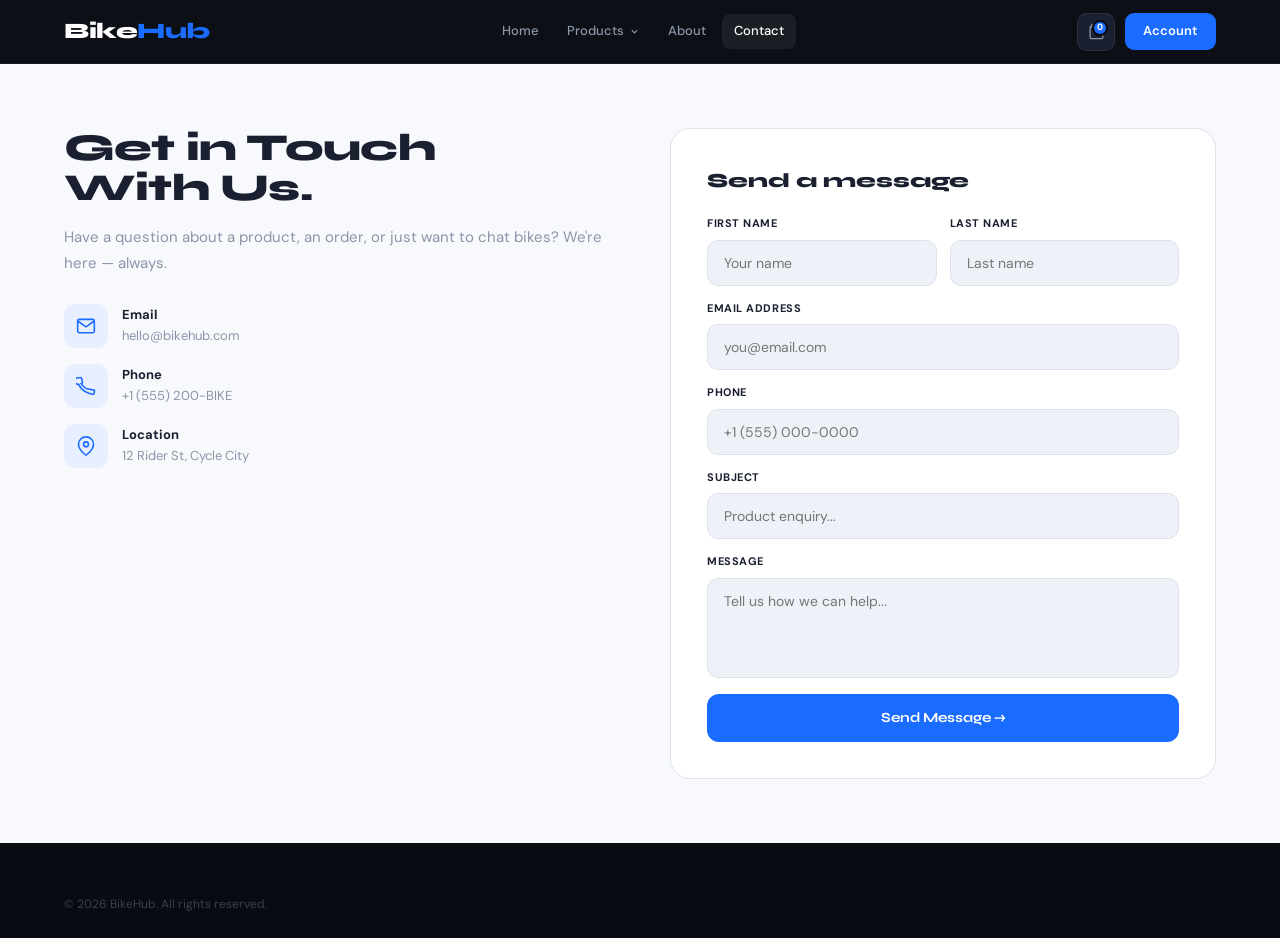
<file: contact.html>
<!DOCTYPE html>
<html lang="en">
<head>
    <meta charset="UTF-8"><meta name="viewport" content="width=device-width, initial-scale=1.0">
    <title>BikeHub — Contact</title>
    <link href="https://fonts.googleapis.com/css2?family=Syne:wght@400;500;600;700;800&family=DM+Sans:opsz,wght@9..40,300;9..40,400;9..40,500;9..40,600&display=swap" rel="stylesheet">
    <link rel="stylesheet" href="style.css">
</head>
<body>
<nav class="navbar"><div class="container">
    <a href="index.html" class="nav-logo">Bike<span>Hub</span></a>
    <ul class="nav-links">
        <li><a href="index.html">Home</a></li>
        <li class="nav-dropdown"><a href="products.html">Products <svg viewBox="0 0 24 24"><polyline points="6 9 12 15 18 9"/></svg></a>
            <div class="dropdown-menu">
                <a href="products.html?cat=bikes" class="dropdown-item"><div class="dropdown-icon"><svg viewBox="0 0 24 24"><circle cx="18.5" cy="17.5" r="3.5"/></svg></div>Road Bikes</a>
                <a href="products.html?cat=gears" class="dropdown-item"><div class="dropdown-icon"><svg viewBox="0 0 24 24"><circle cx="12" cy="12" r="4"/></svg></div>Gear Sets</a>
                <a href="products.html" class="dropdown-item"><div class="dropdown-icon"><svg viewBox="0 0 24 24"><line x1="8" y1="6" x2="21" y2="6"/></svg></div>All Products</a>
            </div>
        </li>
        <li><a href="about.html">About</a></li>
        <li><a href="contact.html" class="active">Contact</a></li>
    </ul>
    <div class="nav-right">
        <a href="cart.html" class="cart-link"><svg viewBox="0 0 24 24"><path d="M6 2L3 6v14a2 2 0 002 2h14a2 2 0 002-2V6l-3-4z"/><line x1="3" y1="6" x2="21" y2="6"/></svg><span class="cart-badge" id="cart-count">0</span></a>
        <a href="account.html" class="btn-nav-blue">Account</a>
    </div>
</div></nav>

<section class="contact-page">
    <div class="container">
        <div class="contact-grid">

            <!-- LEFT: Contact Info -->
            <div>
                <h2 class="contact-title">Get in Touch<br>With Us.</h2>
                <p class="contact-sub">Have a question about a product, an order, or just want to chat bikes? We're here — always.</p>
                <div class="contact-items">
                    <div class="contact-item">
                        <div class="contact-icon"><svg viewBox="0 0 24 24" fill="none" stroke="currentColor" stroke-width="1.9"><path d="M4 4h16c1.1 0 2 .9 2 2v12c0 1.1-.9 2-2 2H4c-1.1 0-2-.9-2-2V6c0-1.1.9-2 2-2z"/><polyline points="22,6 12,13 2,6"/></svg></div>
                        <div><div class="contact-item-title">Email</div><div class="contact-item-val">hello@bikehub.com</div></div>
                    </div>
                    <div class="contact-item">
                        <div class="contact-icon"><svg viewBox="0 0 24 24" fill="none" stroke="currentColor" stroke-width="1.9"><path d="M22 16.92v3a2 2 0 01-2.18 2 19.79 19.79 0 01-8.63-3.07A19.5 19.5 0 013.07 9.81 2 2 0 012 2h3a2 2 0 012 1.72c.13.96.36 1.9.7 2.81a2 2 0 01-.45 2.11L6.09 8.91a16 16 0 006 6z"/></svg></div>
                        <div><div class="contact-item-title">Phone</div><div class="contact-item-val">+1 (555) 200-BIKE</div></div>
                    </div>
                    <div class="contact-item">
                        <div class="contact-icon"><svg viewBox="0 0 24 24" fill="none" stroke="currentColor" stroke-width="1.9"><path d="M21 10c0 7-9 13-9 13s-9-6-9-13a9 9 0 0118 0z"/><circle cx="12" cy="10" r="3"/></svg></div>
                        <div><div class="contact-item-title">Location</div><div class="contact-item-val">12 Rider St, Cycle City</div></div>
                    </div>
                </div>
            </div>

            <!-- RIGHT: Form  action="php/contact.php" method="POST", INSERT to DB -->
            <div class="contact-form">
                <div class="contact-form-title">Send a message</div>
                <form id="contact-form" action="php/contact.php" method="POST">
                    <div class="form-row">
                        <div class="form-group">
                            <label class="form-label">First Name</label>
                            <input class="form-input" type="text" name="firstname" placeholder="Your name" required>
                        </div>
                        <div class="form-group">
                            <label class="form-label">Last Name</label>
                            <input class="form-input" type="text" name="lastname" placeholder="Last name">
                        </div>
                    </div>
                    <div class="form-group" style="margin-top:14px">
                        <label class="form-label">Email Address</label>
                        <input class="form-input" type="email" name="email" placeholder="you@email.com" required>
                    </div>
                    <div class="form-group" style="margin-top:14px">
                        <label class="form-label">Phone</label>
                        <input class="form-input" type="tel" name="phone" placeholder="+1 (555) 000-0000">
                    </div>
                    <div class="form-group" style="margin-top:14px">
                        <label class="form-label">Subject</label>
                        <input class="form-input" type="text" name="subject" placeholder="Product enquiry..." required>
                    </div>
                    <div class="form-group" style="margin-top:14px">
                        <label class="form-label">Message</label>
                        <textarea class="form-textarea" name="message" placeholder="Tell us how we can help..." required></textarea>
                    </div>
                    <div style="margin-top:16px">
                        <button type="submit" name="submit" class="form-submit">Send Message →</button>
                    </div>
                </form>
            </div>

        </div>
    </div>
</section>

<footer><div class="container"><div class="footer-bottom" style="border-top:none;padding-top:0"><span class="footer-copy">© 2026 BikeHub. All rights reserved.</span></div></div></footer>
<script src="script.js"></script>
</body></html>
</file>
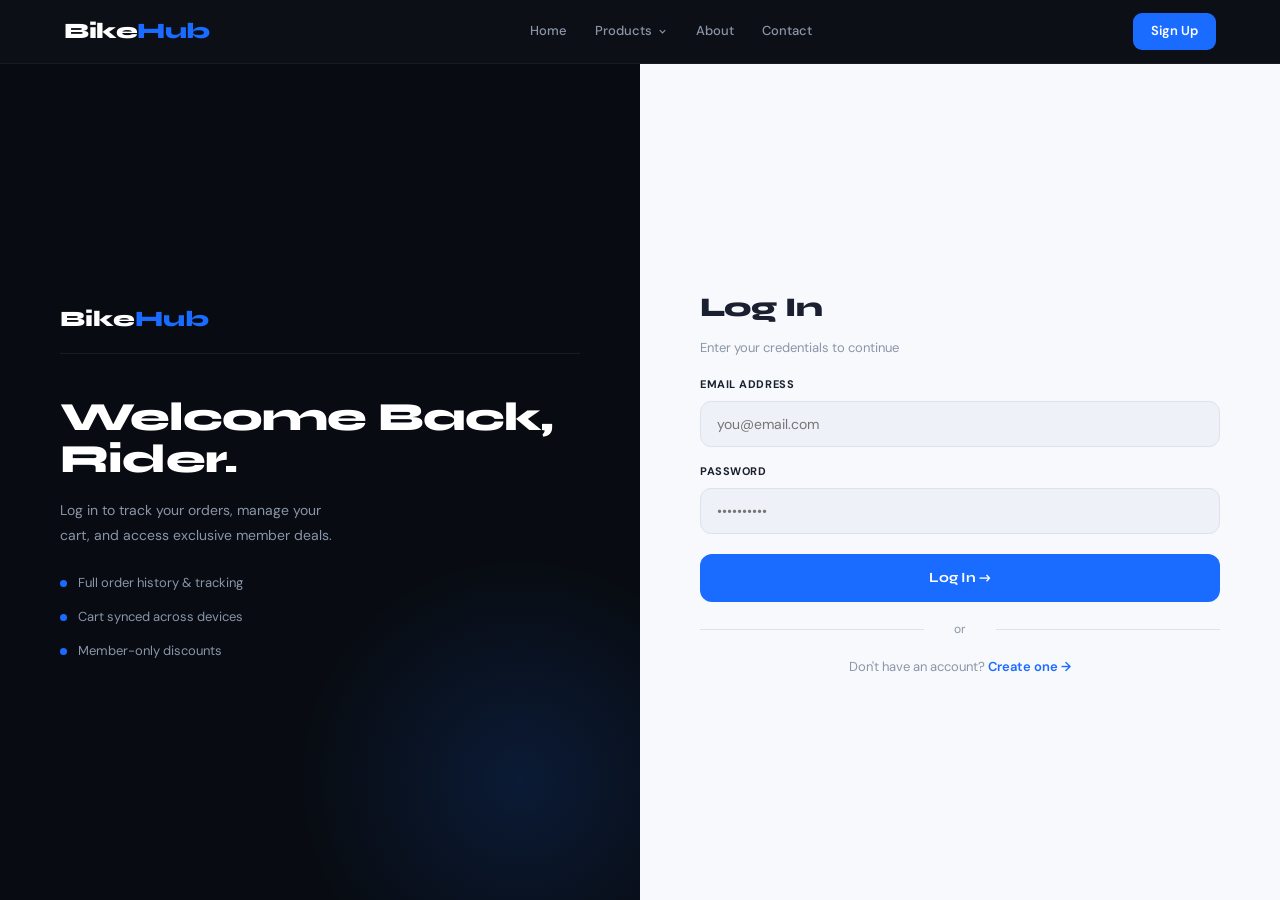
<file: login.html>
<!DOCTYPE html>
<html lang="en">
<head>
    <meta charset="UTF-8"><meta name="viewport" content="width=device-width, initial-scale=1.0">
    <title>BikeHub — Log In</title>
    <link href="https://fonts.googleapis.com/css2?family=Syne:wght@400;500;600;700;800&family=DM+Sans:opsz,wght@9..40,300;9..40,400;9..40,500;9..40,600&display=swap" rel="stylesheet">
    <link rel="stylesheet" href="style.css">
</head>
<body>
<nav class="navbar"><div class="container">
    <a href="index.html" class="nav-logo">Bike<span>Hub</span></a>
    <ul class="nav-links">
        <li><a href="index.html">Home</a></li>
        <li class="nav-dropdown"><a href="products.html">Products <svg viewBox="0 0 24 24"><polyline points="6 9 12 15 18 9"/></svg></a>
            <div class="dropdown-menu">
                <a href="products.html?cat=bikes" class="dropdown-item"><div class="dropdown-icon"><svg viewBox="0 0 24 24"><circle cx="18.5" cy="17.5" r="3.5"/><circle cx="5.5" cy="17.5" r="3.5"/></svg></div>Road Bikes</a>
                <a href="products.html?cat=gears" class="dropdown-item"><div class="dropdown-icon"><svg viewBox="0 0 24 24"><circle cx="12" cy="12" r="4"/></svg></div>Gear Sets</a>
                <a href="products.html?cat=helmets" class="dropdown-item"><div class="dropdown-icon"><svg viewBox="0 0 24 24"><path d="M12 2a7 7 0 017 7c0 5-7 13-7 13S5 14 5 9a7 7 0 017-7z"/></svg></div>Helmets</a>
                <a href="products.html?cat=accessories" class="dropdown-item"><div class="dropdown-icon"><svg viewBox="0 0 24 24"><rect x="2" y="7" width="20" height="14" rx="2"/></svg></div>Accessories</a>
                <div class="dropdown-sep"></div>
                <a href="products.html" class="dropdown-item"><div class="dropdown-icon"><svg viewBox="0 0 24 24"><line x1="8" y1="6" x2="21" y2="6"/><line x1="8" y1="12" x2="21" y2="12"/><line x1="8" y1="18" x2="21" y2="18"/></svg></div>All Products</a>
            </div>
        </li>
        <li><a href="about.html">About</a></li>
        <li><a href="contact.html">Contact</a></li>
    </ul>
    <div class="nav-right">
        <a href="register.html" class="btn-nav-blue">Sign Up</a>
    </div>
</div></nav>

<div class="auth-layout">
    <div class="auth-left">
        <div class="auth-brand">Bike<span>Hub</span></div>
        <h2 class="auth-heading">Welcome Back,<br>Rider.</h2>
        <p class="auth-tagline">Log in to track your orders, manage your cart, and access exclusive member deals.</p>
        <div class="auth-features">
            <div class="auth-feat"><div class="feat-dot"></div><span>Full order history &amp; tracking</span></div>
            <div class="auth-feat"><div class="feat-dot"></div><span>Cart synced across devices</span></div>
            <div class="auth-feat"><div class="feat-dot"></div><span>Member-only discounts</span></div>
        </div>
    </div>
    <div class="auth-right">
        <div class="auth-title">Log In</div>
        <div class="auth-subtitle">Enter your credentials to continue</div>
        <!--wrap in PHP, add action="php/login.php" method="POST", add error display -->
        <form id="login-form" action="php/login.php" method="POST">
            <div class="form-group">
                <label class="form-label" for="email">Email Address</label>
                <input class="form-input" type="email" id="email" name="email" placeholder="you@email.com" required>
            </div>
            <div class="form-group" style="margin-top:16px">
                <label class="form-label" for="password">Password</label>
                <input class="form-input" type="password" id="password" name="password" placeholder="••••••••••" required>
            </div>
            <div style="margin-top:20px">
                <button type="submit" name="login" class="form-submit">Log In →</button>
            </div>
        </form>
        <div class="form-divider">or</div>
        <div class="form-switch">Don't have an account? <a href="register.html">Create one →</a></div>
    </div>
</div>
<script src="script.js"></script>
</body>
</html>
</file>
<file: style.css>
/* ============================================
   BikeHub — style.css

   ============================================ */

/* ── FONTS & RESET ── */
*, *::before, *::after { box-sizing: border-box; margin: 0; padding: 0; }

:root {
    --blue:    #1A6BFF;
    --blue-d:  #1455d0;
    --blue-l:  #e8f0ff;
    --black:   #080C12;
    --black2:  #111620;
    --black3:  #1A2030;
    --white:   #F7F9FC;
    --off:     #EEF1F7;
    --grey:    #8A95A8;
    --grey-l:  #DDE2EC;
    --text:    #1A2030;
    --green:   #22C55E;
    --red:     #FF4D4D;
}

html { scroll-behavior: smooth; }

body {
    font-family: 'DM Sans', sans-serif;
    background: var(--white);
    color: var(--text);
    line-height: 1.6;
}

h1, h2, h3, h4, h5,
.logo-text, .btn-primary, .btn-secondary,
.nav-logo { font-family: 'Syne', sans-serif; }

a { text-decoration: none; color: inherit; }
img { display: block; max-width: 100%; }
ul { list-style: none; }

.container { max-width: 1312px; margin: 0 auto; padding: 0 64px; }

/* ── NAVBAR ── */
.navbar {
    background: rgba(8,12,18,0.98);
    border-bottom: 1px solid rgba(255,255,255,0.05);
    height: 64px;
    position: sticky; top: 0; z-index: 1000;
    display: flex; align-items: center;
}
.navbar .container {
    display: flex; align-items: center;
    justify-content: space-between; width: 100%;
}
.nav-logo {
    font-size: 22px; font-weight: 800;
    color: #fff; letter-spacing: -0.02em;
}
.nav-logo span { color: var(--blue); }

.nav-links { display: flex; gap: 4px; align-items: center; }
.nav-links li a,
.nav-links li > span {
    font-size: 13px; color: var(--grey); font-weight: 500;
    padding: 7px 12px; border-radius: 8px;
    display: flex; align-items: center; gap: 5px;
    transition: color .2s, background .2s; cursor: pointer;
}
.nav-links li a:hover,
.nav-links li a.active { color: #fff; background: rgba(255,255,255,0.06); }
.nav-links li a.active { color: #fff; }

/* Dropdown */
.nav-dropdown { position: relative; }
.nav-dropdown > a { display: flex; align-items: center; gap: 5px; }
.nav-dropdown > a svg { width: 11px; height: 11px; stroke: currentColor; fill: none; stroke-width: 2.5; transition: transform .2s; }
.nav-dropdown:hover > a svg { transform: rotate(180deg); }
.dropdown-menu {
    display: none; position: absolute; top: calc(100% + 10px); left: 0;
    background: var(--black2); border: 1px solid rgba(255,255,255,0.09);
    border-radius: 14px; padding: 8px; min-width: 210px;
    box-shadow: 0 16px 40px rgba(0,0,0,0.5); z-index: 999;
}
.nav-dropdown:hover .dropdown-menu { display: block; }
.dropdown-item {
    display: flex; align-items: center; gap: 10px;
    padding: 9px 12px; border-radius: 9px;
    font-size: 13px; color: var(--grey);
    transition: background .15s, color .15s;
}
.dropdown-item:hover { background: rgba(255,255,255,0.05); color: #fff; }
.dropdown-icon {
    width: 30px; height: 30px; background: rgba(26,107,255,0.12);
    border-radius: 7px; display: flex; align-items: center; justify-content: center;
    flex-shrink: 0;
}
.dropdown-icon svg { width: 14px; height: 14px; stroke: var(--blue); fill: none; stroke-width: 1.9; }
.dropdown-sep { height: 1px; background: rgba(255,255,255,0.06); margin: 6px 0; }

.nav-right { display: flex; gap: 10px; align-items: center; }
.cart-link {
    width: 38px; height: 38px; background: var(--black3); border-radius: 10px;
    display: flex; align-items: center; justify-content: center;
    border: 1px solid rgba(255,255,255,0.07); position: relative;
    transition: border-color .2s;
}
.cart-link:hover { border-color: var(--blue); }
.cart-link svg { width: 17px; height: 17px; stroke: var(--grey); fill: none; stroke-width: 1.8; }
.cart-badge {
    position: absolute; top: 6px; right: 6px;
    min-width: 16px; height: 16px; background: var(--blue);
    border-radius: 50%; border: 2px solid var(--black);
    font-size: 9px; font-weight: 700; color: #fff;
    display: flex; align-items: center; justify-content: center;
    padding: 0 3px;
}

.btn-nav-outline {
    font-size: 13px; font-weight: 600; padding: 8px 18px; border-radius: 9px;
    font-family: 'DM Sans', sans-serif; background: transparent;
    color: var(--grey); border: 1px solid rgba(255,255,255,0.1);
    cursor: pointer; transition: all .2s;
}
.btn-nav-outline:hover { color: #fff; border-color: rgba(255,255,255,0.3); }
.btn-nav-blue {
    font-size: 13px; font-weight: 600; padding: 8px 18px; border-radius: 9px;
    font-family: 'DM Sans', sans-serif; background: var(--blue);
    color: #fff; border: none; cursor: pointer; transition: background .2s;
}
.btn-nav-blue:hover { background: var(--blue-d); }

/* ── HERO CAROUSEL ── */
.carousel-section {
    position: relative; width: 100%; height: 680px;
    overflow: hidden; background: var(--black);
}
.carousel-grid-bg {
    position: absolute; inset: 0; pointer-events: none;
    background-image:
        linear-gradient(rgba(255,255,255,0.018) 1px, transparent 1px),
        linear-gradient(90deg, rgba(255,255,255,0.018) 1px, transparent 1px);
    background-size: 64px 64px;
}
.slides-track {
    display: flex; height: 100%;
    transition: transform .6s cubic-bezier(.4,0,.2,1);
}
.slide {
    min-width: 100%; height: 100%;
    display: grid; grid-template-columns: 1fr 1fr;
    flex-shrink: 0;
}
.slide-left {
    padding: 72px 64px;
    display: flex; flex-direction: column;
    justify-content: center; gap: 22px;
    position: relative; z-index: 2;
}
.slide-badge {
    display: inline-flex; align-items: center; gap: 8px;
    border-radius: 100px; padding: 6px 14px; width: fit-content;
}
.badge-dot { width: 6px; height: 6px; border-radius: 50%; }
.badge-text { font-size: 11px; font-weight: 700; letter-spacing: .12em; text-transform: uppercase; font-family: 'Syne', sans-serif; }
.slide-title {
    font-family: 'Syne', sans-serif; font-size: 58px; font-weight: 800;
    color: #fff; line-height: 1.03; letter-spacing: -.03em;
}
.slide-sub { font-size: 15px; color: var(--grey); line-height: 1.75; max-width: 360px; }
.slide-ctas { display: flex; gap: 14px; margin-top: 6px; }
.btn-slide-primary {
    font-family: 'Syne', sans-serif; font-weight: 700; font-size: 14px;
    padding: 13px 30px; border-radius: 12px; cursor: pointer; border: none;
    color: #fff; transition: all .2s;
}
.btn-slide-ghost {
    font-family: 'DM Sans', sans-serif; font-size: 14px;
    padding: 13px 24px; border-radius: 12px; cursor: pointer;
    background: transparent; color: var(--grey);
    border: 1px solid rgba(255,255,255,.12); transition: all .2s;
}
.btn-slide-ghost:hover { color: #fff; border-color: rgba(255,255,255,.3); }
.slide-stats {
    display: flex; gap: 36px;
    padding-top: 24px; border-top: 1px solid rgba(255,255,255,.07);
}
.stat-num { font-family: 'Syne', sans-serif; font-size: 26px; font-weight: 800; color: #fff; }
.stat-lbl { font-size: 12px; color: var(--grey); margin-top: 2px; letter-spacing: .04em; }

.slide-right {
    display: flex; align-items: center; justify-content: center;
    position: relative; z-index: 2; overflow: hidden;
}
/* Slide themes */
.slide-blue .slide-right  { background: linear-gradient(135deg,#0d1420,#1a2540); }
.slide-green .slide-right { background: linear-gradient(135deg,#0d1a14,#102818); }
.slide-purple .slide-right{ background: linear-gradient(135deg,#1a0d20,#2a1040); }
.slide-glow {
    position: absolute; inset: 0; pointer-events: none;
    background: radial-gradient(ellipse 70% 70% at 50% 50%, rgba(26,107,255,.14) 0%, transparent 70%);
}
.slide-green .slide-glow  { background: radial-gradient(ellipse 70% 70% at 50% 50%, rgba(34,197,94,.12) 0%, transparent 70%); }
.slide-purple .slide-glow { background: radial-gradient(ellipse 70% 70% at 50% 50%, rgba(168,85,247,.14) 0%, transparent 70%); }

.ring {
    position: absolute; border-radius: 50%;
    border: 1px solid rgba(26,107,255,.13); pointer-events: none;
}
.ring-lg  { width: 480px; height: 480px; }
.ring-md  { width: 340px; height: 340px; }
.ring-sm  { width: 210px; height: 210px; }
.slide-green  .ring { border-color: rgba(34,197,94,.1); }
.slide-purple .ring { border-color: rgba(168,85,247,.1); }

.feat-card {
    background: rgba(255,255,255,.04); border: 1px solid rgba(255,255,255,.09);
    border-radius: 22px; padding: 32px 28px;
    display: flex; flex-direction: column; align-items: center; gap: 13px;
    width: 256px; z-index: 2; backdrop-filter: blur(8px);
}
.feat-card-tag { font-size: 10px; font-weight: 700; letter-spacing: .14em; text-transform: uppercase; font-family: 'Syne', sans-serif; }
.feat-card-name { font-family: 'Syne', sans-serif; font-size: 16px; font-weight: 700; color: #fff; text-align: center; }
.feat-card-price { font-family: 'Syne', sans-serif; font-size: 24px; font-weight: 800; color: #fff; }
.feat-card-btn {
    color: #fff; font-family: 'Syne', sans-serif; font-weight: 700; font-size: 12px;
    padding: 9px 0; border-radius: 9px; border: none; width: 100%;
    text-align: center; letter-spacing: .04em; cursor: pointer; display: block;
}

/* Carousel dots & arrows */
.carousel-dots {
    position: absolute; bottom: 28px; left: 64px;
    display: flex; gap: 10px; z-index: 10;
}
.dot {
    width: 8px; height: 8px; border-radius: 50%;
    background: rgba(255,255,255,.25); border: none; cursor: pointer;
    transition: all .2s; padding: 0;
}
.dot.active { width: 24px; border-radius: 4px; background: #fff; }
.carousel-arrows {
    position: absolute; bottom: 20px; right: 64px;
    display: flex; gap: 10px; z-index: 10;
}
.arrow-btn {
    width: 42px; height: 42px; border-radius: 11px;
    background: rgba(255,255,255,.07); border: 1px solid rgba(255,255,255,.1);
    display: flex; align-items: center; justify-content: center;
    cursor: pointer; transition: background .2s;
}
.arrow-btn:hover { background: rgba(255,255,255,.14); }
.arrow-btn svg { width: 16px; height: 16px; stroke: #fff; fill: none; stroke-width: 2; }

/* ── SECTIONS ── */
.section { padding: 64px 0; }
.section-alt { background: var(--off); }
.section-dark { background: var(--black); }
.section-header {
    display: flex; align-items: flex-end;
    justify-content: space-between; margin-bottom: 36px;
}
.section-title { font-family: 'Syne', sans-serif; font-size: 30px; font-weight: 800; letter-spacing: -.02em; }
.section-sub { font-size: 13px; color: var(--grey); margin-top: 6px; }
.section-link { font-size: 13px; font-weight: 600; color: var(--blue); transition: color .2s; white-space: nowrap; }
.section-link:hover { color: var(--blue-d); }

/* ── CATEGORY CARDS ── */
.cat-grid { display: grid; grid-template-columns: repeat(4,1fr); gap: 14px; }
.cat-card {
    border-radius: 16px; padding: 24px 20px;
    border: 1px solid var(--grey-l); background: #fff;
    display: flex; flex-direction: column; gap: 12px;
    cursor: pointer; transition: all .2s; text-decoration: none; color: inherit;
}
.cat-card:hover { border-color: var(--blue); transform: translateY(-2px); box-shadow: 0 8px 24px rgba(26,107,255,.1); }
.cat-card.dark { background: var(--black); border-color: var(--black3); }
.cat-card.dark:hover { border-color: var(--blue); }
.cat-icon {
    width: 46px; height: 46px; background: var(--blue-l);
    border-radius: 12px; display: flex; align-items: center; justify-content: center;
}
.cat-icon svg { width: 22px; height: 22px; stroke: var(--blue); fill: none; stroke-width: 1.8; }
.cat-card.dark .cat-icon { background: rgba(26,107,255,.15); }
.cat-name { font-family: 'Syne', sans-serif; font-size: 15px; font-weight: 700; color: var(--text); }
.cat-card.dark .cat-name { color: #fff; }
.cat-count { font-size: 12px; color: var(--grey); }
.cat-card.dark .cat-count { color: #5a6478; }

/* ── PRODUCT GRID ── */
.product-grid { display: grid; grid-template-columns: repeat(3,1fr); gap: 20px; }
.product-card {
    background: #fff; border-radius: 18px; overflow: hidden;
    border: 1px solid var(--grey-l); transition: all .25s; cursor: pointer;
}
.product-card:hover { transform: translateY(-4px); box-shadow: 0 16px 40px rgba(0,0,0,.1); border-color: #c4cad8; }
.product-img {
    height: 200px; position: relative; overflow: hidden;
    background: linear-gradient(135deg,#e8edf8,#d0d8ee);
    display: flex; align-items: center; justify-content: center;
}
.product-img img { width: 100%; height: 100%; object-fit: cover; }
.product-img-placeholder svg { width: 72px; height: 72px; stroke: #8896b8; fill: none; stroke-width: 1.1; opacity: .7; }
.product-badge {
    position: absolute; top: 13px; left: 13px;
    font-size: 10px; font-weight: 800; padding: 4px 10px;
    border-radius: 7px; letter-spacing: .06em; text-transform: uppercase;
    font-family: 'Syne', sans-serif;
}
.badge-new  { background: var(--blue); color: #fff; }
.badge-sale { background: var(--red);  color: #fff; }
.product-body { padding: 17px; }
.product-cat { font-size: 10px; font-weight: 700; color: var(--blue); letter-spacing: .14em; text-transform: uppercase; margin-bottom: 5px; }
.product-name { font-family: 'Syne', sans-serif; font-size: 15px; font-weight: 700; color: var(--text); margin-bottom: 5px; line-height: 1.3; }
.product-desc { font-size: 12px; color: var(--grey); line-height: 1.6; margin-bottom: 13px; }
.product-footer { display: flex; align-items: center; justify-content: space-between; }
.product-price { font-family: 'Syne', sans-serif; font-size: 19px; font-weight: 800; color: var(--text); }
.product-old-price { font-size: 12px; color: var(--grey); text-decoration: line-through; margin-right: 4px; }
.add-btn {
    width: 36px; height: 36px; background: var(--blue); border-radius: 10px;
    display: flex; align-items: center; justify-content: center;
    border: none; cursor: pointer; transition: all .2s; flex-shrink: 0;
}
.add-btn:hover { background: var(--blue-d); transform: scale(1.07); }
.add-btn svg { width: 15px; height: 15px; stroke: #fff; fill: none; stroke-width: 2.5; }

/* ── PROMO BANNER ── */
.promo-banner {
    background: var(--blue); border-radius: 18px; padding: 44px 52px;
    display: flex; align-items: center; justify-content: space-between;
    position: relative; overflow: hidden;
}
.promo-banner::before { content: ''; position: absolute; right: -60px; top: -60px; width: 280px; height: 280px; border-radius: 50%; background: rgba(255,255,255,.07); }
.promo-banner::after  { content: ''; position: absolute; left: -30px; bottom: -80px; width: 200px; height: 200px; border-radius: 50%; background: rgba(255,255,255,.04); }
.promo-text { position: relative; z-index: 1; }
.promo-title { font-family: 'Syne', sans-serif; font-size: 32px; font-weight: 800; color: #fff; line-height: 1.1; max-width: 360px; }
.promo-sub { font-size: 14px; color: rgba(255,255,255,.7); margin-top: 10px; max-width: 320px; }
.btn-white {
    background: #fff; color: var(--blue); font-family: 'Syne', sans-serif; font-weight: 700;
    font-size: 14px; padding: 13px 28px; border-radius: 11px; border: none;
    cursor: pointer; position: relative; z-index: 1; transition: all .2s; white-space: nowrap;
    display: inline-flex; align-items: center; gap: 8px;
}
.btn-white:hover { transform: translateY(-1px); box-shadow: 0 8px 20px rgba(0,0,0,.15); }

/* ── FOOTER ── */
footer { background: var(--black); padding: 52px 0 24px; }
.footer-top {
    display: grid; grid-template-columns: 1.6fr 1fr 1fr 1fr;
    gap: 48px; margin-bottom: 44px;
}
.footer-logo { font-family: 'Syne', sans-serif; font-size: 20px; font-weight: 800; color: #fff; margin-bottom: 12px; }
.footer-logo span { color: var(--blue); }
.footer-desc { font-size: 13px; color: var(--grey); line-height: 1.75; max-width: 240px; }
.footer-socials { display: flex; gap: 8px; margin-top: 18px; }
.social-btn {
    width: 34px; height: 34px; background: rgba(255,255,255,.06); border-radius: 9px;
    display: flex; align-items: center; justify-content: center;
    border: 1px solid transparent; transition: all .2s;
}
.social-btn:hover { border-color: var(--blue); background: rgba(26,107,255,.1); }
.social-btn svg { width: 14px; height: 14px; stroke: var(--grey); fill: none; stroke-width: 1.8; }
.footer-col-title { font-family: 'Syne', sans-serif; font-size: 11px; font-weight: 700; color: #fff; letter-spacing: .12em; text-transform: uppercase; margin-bottom: 16px; }
.footer-links li { margin-bottom: 9px; }
.footer-links a { font-size: 13px; color: var(--grey); transition: color .2s; }
.footer-links a:hover { color: #fff; }
.footer-bottom { border-top: 1px solid rgba(255,255,255,.06); padding-top: 22px; display: flex; justify-content: space-between; align-items: center; }
.footer-copy { font-size: 12px; color: #384050; }
.footer-tags { display: flex; gap: 6px; }
.f-tag { font-size: 10px; color: #384050; background: rgba(255,255,255,.03); border: 1px solid rgba(255,255,255,.05); padding: 3px 9px; border-radius: 5px; }

/* ── AUTH PAGES (Login / Register) ── */
.auth-layout { display: grid; grid-template-columns: 1fr 1fr; min-height: calc(100vh - 64px); }
.auth-left {
    background: var(--black); padding: 68px 60px;
    display: flex; flex-direction: column; justify-content: center; gap: 18px;
    position: relative; overflow: hidden;
}
.auth-left::after {
    content: ''; position: absolute; bottom: -120px; right: -120px;
    width: 480px; height: 480px;
    background: radial-gradient(circle,rgba(26,107,255,.15) 0%,transparent 65%);
    pointer-events: none;
}
.auth-brand { font-family: 'Syne', sans-serif; font-size: 22px; font-weight: 800; color: #fff; margin-bottom: 24px; padding-bottom: 16px; border-bottom: 1px solid rgba(255,255,255,.07); }
.auth-brand span { color: var(--blue); }
.auth-heading { font-family: 'Syne', sans-serif; font-size: 40px; font-weight: 800; color: #fff; line-height: 1.05; letter-spacing: -.02em; }
.auth-tagline { font-size: 14px; color: var(--grey); line-height: 1.75; max-width: 290px; }
.auth-features { display: flex; flex-direction: column; gap: 13px; margin-top: 8px; }
.auth-feat { display: flex; align-items: center; gap: 11px; }
.feat-dot { width: 7px; height: 7px; background: var(--blue); border-radius: 50%; flex-shrink: 0; }
.auth-feat span { font-size: 13px; color: var(--grey); }

.auth-right { background: var(--white); padding: 68px 60px; display: flex; flex-direction: column; justify-content: center; gap: 18px; }
.auth-title { font-family: 'Syne', sans-serif; font-size: 27px; font-weight: 800; color: var(--text); }
.auth-subtitle { font-size: 13px; color: var(--grey); margin-top: -10px; }


/* Forms */
.form-group { display: flex; flex-direction: column; gap: 7px; }
.form-row { display: grid; grid-template-columns: 1fr 1fr; gap: 13px; }
.form-label { font-size: 11px; font-weight: 700; color: var(--text); letter-spacing: .05em; text-transform: uppercase; }
.form-input {
    height: 46px; border-radius: 11px; border: 1.5px solid var(--grey-l);
    background: var(--off); padding: 0 16px; font-size: 14px; color: var(--text);
    font-family: 'DM Sans', sans-serif; outline: none; transition: all .2s; width: 100%;
}
.form-input:focus { border-color: var(--blue); background: #fff; box-shadow: 0 0 0 3px rgba(26,107,255,.1); }
.form-textarea {
    border-radius: 11px; border: 1.5px solid var(--grey-l); background: var(--off);
    padding: 13px 16px; font-size: 14px; color: var(--text);
    font-family: 'DM Sans', sans-serif; outline: none; transition: all .2s;
    width: 100%; resize: none; height: 100px;
}
.form-textarea:focus { border-color: var(--blue); background: #fff; box-shadow: 0 0 0 3px rgba(26,107,255,.1); }
.form-submit {
    height: 48px; background: var(--blue); color: #fff; border: none;
    border-radius: 12px; font-family: 'Syne', sans-serif; font-weight: 700; font-size: 14px;
    cursor: pointer; transition: all .2s; width: 100%;
    display: flex; align-items: center; justify-content: center; gap: 8px;
}
.form-submit:hover { background: var(--blue-d); box-shadow: 0 4px 16px rgba(26,107,255,.35); transform: translateY(-1px); }
.form-divider { text-align: center; font-size: 12px; color: var(--grey); position: relative; }
.form-divider::before, .form-divider::after { content: ''; position: absolute; top: 50%; width: 43%; height: 1px; background: var(--grey-l); }
.form-divider::before { left: 0; } .form-divider::after { right: 0; }
.form-switch { text-align: center; font-size: 13px; color: var(--grey); }
.form-switch a { color: var(--blue); font-weight: 600; }
.form-switch a:hover { color: var(--blue-d); }

/* File Upload */
.upload-zone {
    border: 2px dashed var(--grey-l); border-radius: 12px; padding: 28px;
    text-align: center; cursor: pointer; transition: all .2s; background: var(--off);
    display: block;
}
.upload-zone:hover { border-color: var(--blue); background: var(--blue-l); }
.upload-zone svg { width: 32px; height: 32px; stroke: var(--grey); fill: none; stroke-width: 1.4; margin: 0 auto 8px; }
.upload-zone p { font-size: 13px; color: var(--grey); }
.upload-zone strong { color: var(--blue); }

/* ── PRODUCTS PAGE ── */
.search-bar-wrap { display: flex; gap: 12px; align-items: center; margin-bottom: 32px; flex-wrap: wrap; }
.search-field {
    flex: 1; height: 48px; background: #fff; border: 1.5px solid var(--grey-l);
    border-radius: 12px; padding: 0 18px;
    display: flex; align-items: center; gap: 10px; min-width: 200px;
}
.search-field svg { width: 16px; height: 16px; stroke: var(--grey); fill: none; stroke-width: 2; flex-shrink: 0; }
.search-field input { border: none; outline: none; font-size: 14px; color: var(--text); font-family: 'DM Sans', sans-serif; width: 100%; background: transparent; }
.filter-chips { display: flex; gap: 8px; flex-wrap: wrap; }
.chip {
    padding: 10px 16px; border-radius: 10px; font-size: 13px; font-weight: 600;
    border: 1.5px solid var(--grey-l); color: var(--grey); background: #fff;
    cursor: pointer; transition: all .2s; text-decoration: none; display: inline-block;
}
.chip:hover, .chip.active { border-color: var(--blue); background: var(--blue-l); color: var(--blue); }

/* ── CART ── */
.cart-page { background: var(--off); min-height: calc(100vh - 64px); padding: 48px 0; }
.cart-layout { display: grid; grid-template-columns: 1fr 376px; gap: 28px; align-items: start; }
.cart-heading { font-family: 'Syne', sans-serif; font-size: 24px; font-weight: 800; color: var(--text); margin-bottom: 20px; }
.cart-count-lbl { font-size: 15px; font-weight: 400; color: var(--grey); }
.cart-items-list { display: flex; flex-direction: column; gap: 14px; }
.cart-item {
    background: #fff; border-radius: 16px; padding: 20px;
    display: flex; gap: 18px; align-items: center;
    border: 1px solid var(--grey-l); transition: border-color .2s;
}
.cart-item:hover { border-color: #c4cad8; }
.cart-item-img {
    width: 80px; height: 80px; border-radius: 12px;
    background: linear-gradient(135deg,#e2e8f4,#cdd5ed);
    flex-shrink: 0; display: flex; align-items: center; justify-content: center; overflow: hidden;
}
.cart-item-img img { width: 100%; height: 100%; object-fit: cover; }
.cart-item-img svg { width: 30px; height: 30px; stroke: #8896b8; fill: none; stroke-width: 1.4; }
.cart-info { flex: 1; }
.cart-name { font-family: 'Syne', sans-serif; font-size: 14px; font-weight: 700; color: var(--text); margin-bottom: 3px; }
.cart-sub  { font-size: 12px; color: var(--grey); margin-bottom: 10px; }
.qty-row   { display: flex; align-items: center; gap: 10px; }
.qty-btn {
    width: 28px; height: 28px; border-radius: 8px; border: 1px solid var(--grey-l);
    background: var(--off); cursor: pointer; font-size: 15px; color: var(--grey);
    display: flex; align-items: center; justify-content: center; transition: all .2s;
}
.qty-btn:hover { border-color: var(--blue); color: var(--blue); }
.qty-num { font-family: 'Syne', sans-serif; font-size: 14px; font-weight: 700; min-width: 20px; text-align: center; }
.cart-price { font-family: 'Syne', sans-serif; font-size: 18px; font-weight: 800; color: var(--text); }
.cart-remove {
    width: 32px; height: 32px; border-radius: 8px; border: none;
    background: transparent; font-size: 18px; color: var(--grey);
    cursor: pointer; transition: all .2s; display: flex; align-items: center; justify-content: center;
}
.cart-remove:hover { background: #fff0f0; color: var(--red); }
.continue-link { font-size: 13px; font-weight: 600; color: var(--blue); display: inline-flex; align-items: center; gap: 4px; margin-top: 16px; }
.continue-link:hover { color: var(--blue-d); }

/* Order Summary */
.order-summary {
    background: var(--black); border-radius: 20px; padding: 30px;
    display: flex; flex-direction: column; gap: 15px; position: sticky; top: 80px;
}
.summary-title { font-family: 'Syne', sans-serif; font-size: 17px; font-weight: 800; color: #fff; }
.summary-row { display: flex; justify-content: space-between; font-size: 13.5px; color: var(--grey); }
.summary-row.total { color: #fff; font-weight: 700; font-size: 15px; border-top: 1px solid rgba(255,255,255,.07); padding-top: 13px; }
.summary-div { height: 1px; background: rgba(255,255,255,.07); }
.free-txt { color: var(--green) !important; }
.promo-row { display: flex; gap: 8px; }
.promo-input {
    flex: 1; height: 42px; background: rgba(255,255,255,.06);
    border: 1px solid rgba(255,255,255,.1); border-radius: 9px;
    padding: 0 13px; font-size: 13px; color: #fff;
    font-family: 'DM Sans', sans-serif; outline: none;
}
.promo-apply {
    height: 42px; background: rgba(255,255,255,.08); color: var(--grey);
    border: 1px solid rgba(255,255,255,.1); border-radius: 9px;
    padding: 0 14px; font-size: 13px; cursor: pointer;
    font-family: 'DM Sans', sans-serif; transition: color .2s;
}
.promo-apply:hover { color: #fff; }
.checkout-btn {
    height: 50px; background: var(--blue); color: #fff; border-radius: 12px;
    font-family: 'Syne', sans-serif; font-weight: 700; font-size: 14px;
    display: flex; align-items: center; justify-content: center; gap: 8px;
    cursor: pointer; border: none; transition: all .2s; text-decoration: none;
}
.checkout-btn:hover { background: var(--blue-d); box-shadow: 0 4px 16px rgba(26,107,255,.4); }
.checkout-btn svg { width: 15px; height: 15px; stroke: #fff; fill: none; stroke-width: 2; }
.ssl-note { text-align: center; font-size: 11px; color: #384050; display: flex; align-items: center; justify-content: center; gap: 5px; }
.ssl-note svg { width: 11px; height: 11px; stroke: #384050; fill: none; stroke-width: 2; }
.cart-empty { text-align: center; padding: 60px 20px; }
.cart-empty svg { width: 56px; height: 56px; stroke: #c4cad8; fill: none; stroke-width: 1.2; margin: 0 auto 16px; }
.cart-empty h3 { font-family: 'Syne', sans-serif; font-size: 18px; font-weight: 700; color: var(--text); margin-bottom: 8px; }
.cart-empty p { font-size: 14px; color: var(--grey); margin-bottom: 20px; }
.btn-blue-solid { background: var(--blue); color: #fff; font-family: 'Syne', sans-serif; font-weight: 700; font-size: 14px; padding: 12px 24px; border-radius: 11px; border: none; cursor: pointer; display: inline-block; }
.btn-blue-solid:hover { background: var(--blue-d); }

/* ── CONTACT ── */
.contact-page { padding: 64px 0; }
.contact-grid { display: grid; grid-template-columns: 1fr 1fr; gap: 60px; align-items: start; }
.contact-title { font-family: 'Syne', sans-serif; font-size: 38px; font-weight: 800; color: var(--text); line-height: 1.05; letter-spacing: -.02em; margin-bottom: 16px; }
.contact-sub { font-size: 15px; color: var(--grey); line-height: 1.75; margin-bottom: 28px; }
.contact-items { display: flex; flex-direction: column; gap: 16px; }
.contact-item { display: flex; align-items: center; gap: 14px; }
.contact-icon { width: 44px; height: 44px; background: var(--blue-l); border-radius: 11px; display: flex; align-items: center; justify-content: center; flex-shrink: 0; }
.contact-icon svg { width: 20px; height: 20px; stroke: var(--blue); fill: none; stroke-width: 1.9; }
.contact-item-title { font-size: 13px; font-weight: 700; color: var(--text); }
.contact-item-val   { font-size: 13px; color: var(--grey); }
.contact-form { background: #fff; border-radius: 20px; padding: 36px; border: 1px solid var(--grey-l); display: flex; flex-direction: column; gap: 18px; }
.contact-form-title { font-family: 'Syne', sans-serif; font-size: 20px; font-weight: 800; color: var(--text); }

/* ── ABOUT ── */
.about-hero-sec {
    background: var(--black); padding: 88px 0;
    display: grid; /* handled by container inside */
    position: relative; overflow: hidden;
}
.about-hero-sec::before {
    content: ''; position: absolute; right: -100px; top: -100px;
    width: 600px; height: 600px;
    background: radial-gradient(circle,rgba(26,107,255,.1) 0%,transparent 65%);
    pointer-events: none;
}
.about-hero-inner { display: grid; grid-template-columns: 1fr 1fr; gap: 80px; align-items: center; position: relative; z-index: 2; }
.about-eyebrow {
    display: inline-flex; align-items: center; gap: 8px;
    background: rgba(26,107,255,.1); border: 1px solid rgba(26,107,255,.22);
    border-radius: 100px; padding: 6px 14px; width: fit-content; margin-bottom: 20px;
}
.about-eyebrow-dot { width: 6px; height: 6px; background: var(--blue); border-radius: 50%; }
.about-eyebrow span { font-size: 11px; font-weight: 700; color: var(--blue); letter-spacing: .12em; text-transform: uppercase; }
.about-h { font-family: 'Syne', sans-serif; font-size: 52px; font-weight: 800; color: #fff; line-height: 1.04; letter-spacing: -.03em; margin-bottom: 18px; }
.about-h .blue { color: var(--blue); }
.about-sub { font-size: 15px; color: var(--grey); line-height: 1.78; margin-bottom: 32px; }
.about-stats { display: grid; grid-template-columns: repeat(3,1fr); gap: 20px; }
.astat { background: rgba(255,255,255,.04); border: 1px solid rgba(255,255,255,.07); border-radius: 14px; padding: 20px; }
.astat-n { font-family: 'Syne', sans-serif; font-size: 32px; font-weight: 800; color: #fff; }
.astat-l { font-size: 12px; color: var(--grey); margin-top: 4px; }
.about-img-grid { display: grid; grid-template-columns: 1fr 1fr; gap: 12px; }
.about-img-box { border-radius: 16px; overflow: hidden; border: 1px solid rgba(255,255,255,.06); }
.about-img-box img { width: 100%; height: 100%; object-fit: cover; }
.about-img-box.tall  { height: 200px; }
.about-img-box.wide  { height: 160px; grid-column: span 2; }
.about-img-placeholder { width: 100%; height: 100%; background: linear-gradient(135deg,#1a2540,#0d1a30); display: flex; align-items: center; justify-content: center; min-height: 160px; }
.about-img-placeholder svg { opacity: .3; fill: none; stroke: rgba(255,255,255,.7); stroke-width: 1; }

.mission-sec { padding: 72px 0; }
.mission-inner { display: grid; grid-template-columns: 1fr 1fr; gap: 60px; align-items: center; }
.mission-label { font-size: 11px; font-weight: 700; color: var(--blue); letter-spacing: .14em; text-transform: uppercase; margin-bottom: 14px; }
.mission-title { font-family: 'Syne', sans-serif; font-size: 36px; font-weight: 800; color: var(--text); line-height: 1.1; letter-spacing: -.02em; margin-bottom: 18px; }
.mission-title .blue { color: var(--blue); }
.mission-p { font-size: 14.5px; color: var(--grey); line-height: 1.8; margin-bottom: 14px; }
.btn-blue-outline { display: inline-flex; align-items: center; gap: 8px; background: var(--blue); color: #fff; font-family: 'Syne', sans-serif; font-weight: 700; font-size: 14px; padding: 12px 24px; border-radius: 11px; margin-top: 8px; border: none; cursor: pointer; transition: background .2s; }
.btn-blue-outline:hover { background: var(--blue-d); }
.btn-blue-outline svg { width: 14px; height: 14px; stroke: #fff; fill: none; stroke-width: 2.5; }
.mission-photo { border-radius: 20px; overflow: hidden; }
.mission-photo img { width: 100%; height: 420px; object-fit: cover; border-radius: 20px; }
.mission-photo-placeholder { width: 100%; height: 420px; background: linear-gradient(135deg,#e2e8f4,#cdd5ed); border-radius: 20px; display: flex; align-items: center; justify-content: center; }
.mission-photo-placeholder svg { width: 80px; height: 80px; stroke: #8896b8; fill: none; stroke-width: 1; opacity: .6; }

/* Alert */
.alert { padding: 12px 16px; border-radius: 10px; font-size: 13px; margin-bottom: 4px; }
.alert-error   { background: #fff0f0; color: var(--red); border: 1px solid rgba(255,77,77,.2); }
.alert-success { background: #f0fdf4; color: #16a34a; border: 1px solid rgba(34,197,94,.2); }
/* ── Category card icon images (from icons/ folder) ── */
/* These replace the old SVG icons in the category cards */
.cat-icon-img {
    width: 52px;
    height: 52px;
    object-fit: contain;
    margin-bottom: 4px;
}
/* On the dark card (Road Bikes), invert the icon to white */
.cat-card.dark .cat-icon-img {
    filter: brightness(0) invert(1) opacity(0.85);
}

/* ── Dropdown menu items — no icon boxes, clean text only ── */
/* Overrides any old .dropdown-item styles that had padding for icons */
.dropdown-menu .dropdown-item {
    display: block;
    padding: 9px 16px;
    border-radius: 9px;
    font-size: 13px;
    color: var(--grey);
    transition: background .15s, color .15s;
    text-decoration: none;
}
.dropdown-menu .dropdown-item:hover {
    background: rgba(255,255,255,0.05);
    color: #fff;
}
/* Hide old icon box divs if they sneak through */
.dropdown-icon { display: none !important; }
/* Avatar container */
.nav-avatar {
    width: 34px;
    height: 34px;
    min-width: 34px;        
    border-radius: 50%;
    overflow: hidden;
    border: 2px solid var(--blue);
    display: flex;
    align-items: center;
    justify-content: center;
}

/* Image inside avatar */
.nav-avatar-img {
    width: 100%;
    height: 100%;
    object-fit: cover;
    display: block;
}
.nav-avatar img {
    width: 100%;
    height: 100%;
    object-fit: cover;
}
</file>
